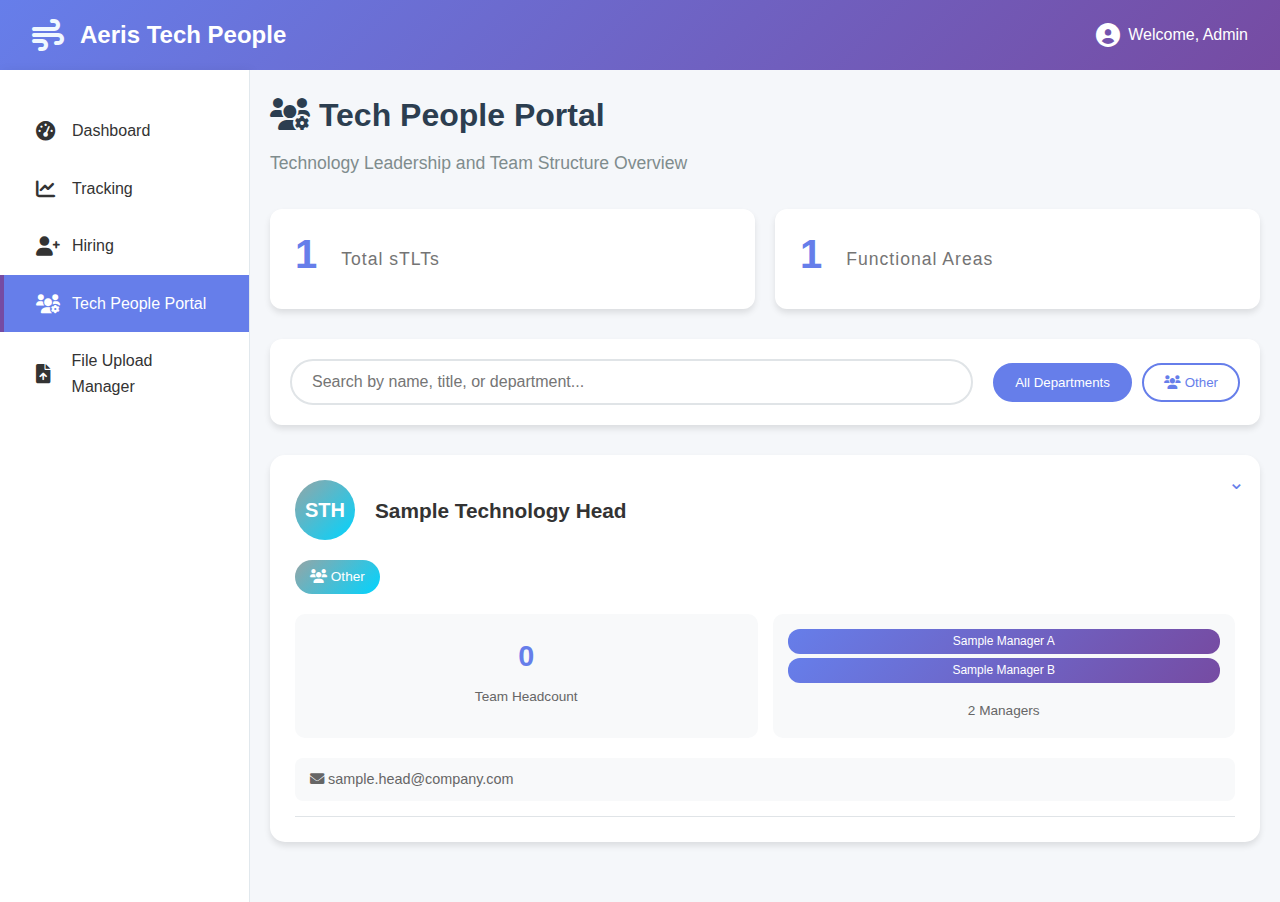
<file: tech-people-portal.html>
<!DOCTYPE html>
<html lang="en">
<head>
    <meta charset="UTF-8">
    <meta name="viewport" content="width=device-width, initial-scale=1.0">
    <title>Tech People Portal - Aeris Dashboard</title>
    <link rel="stylesheet" href="styles.css">
    <link href="https://cdnjs.cloudflare.com/ajax/libs/font-awesome/6.0.0/css/all.min.css" rel="stylesheet">
    <style>
        /* Tech People Portal Specific Styles */
        .main-content {
            padding: 20px;
            background: #f5f7fa;
            min-height: calc(100vh - 70px);
            overflow-y: auto;
        }

        .portal-header {
            background: linear-gradient(135deg, #667eea 0%, #764ba2 100%);
            color: white;
            padding: 30px;
            border-radius: 15px;
            margin-bottom: 30px;
            text-align: center;
            box-shadow: 0 6px 20px rgba(102, 126, 234, 0.3);
        }

        .portal-header h1 {
            font-size: 2.5em;
            margin-bottom: 10px;
            font-weight: 600;
        }

        .portal-header p {
            font-size: 1.2em;
            opacity: 0.9;
        }
            display: flex;
            align-items: center;
            gap: 8px;
            transition: all 0.3s ease;
        }

        .back-button:hover {
            background: rgba(255, 255, 255, 0.3);
            transform: translateY(-2px);
        }

        .stats-overview {
            display: grid;
            grid-template-columns: repeat(auto-fit, minmax(250px, 1fr));
            gap: 20px;
            margin-bottom: 30px;
        }

        .stat-card {
            background: white;
            padding: 25px;
            border-radius: 12px;
            box-shadow: 0 4px 6px rgba(0, 0, 0, 0.1);
            text-align: center;
            transition: transform 0.3s ease;
        }

        .stat-card:hover {
            transform: translateY(-5px);
            box-shadow: 0 8px 25px rgba(0, 0, 0, 0.15);
        }

        .stat-number {
            font-size: 2.5em;
            font-weight: bold;
            color: #667eea;
            margin-bottom: 10px;
        }

        .stat-label {
            font-size: 1.1em;
            color: #666;
            font-weight: 500;
        }

        .controls-section {
            background: white;
            padding: 20px;
            border-radius: 12px;
            margin-bottom: 30px;
            box-shadow: 0 4px 6px rgba(0, 0, 0, 0.1);
        }

        .search-filter-container {
            display: flex;
            gap: 20px;
            align-items: center;
            flex-wrap: wrap;
        }

        .search-box {
            flex: 1;
            min-width: 300px;
        }

        .search-box input {
            width: 100%;
            padding: 12px 20px;
            border: 2px solid #e0e4e7;
            border-radius: 25px;
            font-size: 16px;
            transition: border-color 0.3s ease;
        }

        .search-box input:focus {
            outline: none;
            border-color: #667eea;
        }

        .filter-buttons {
            display: flex;
            gap: 10px;
            flex-wrap: wrap;
        }

        .filter-btn {
            padding: 10px 20px;
            border: 2px solid #667eea;
            background: white;
            color: #667eea;
            border-radius: 20px;
            cursor: pointer;
            transition: all 0.3s ease;
            font-weight: 500;
        }

        .filter-btn.active,
        .filter-btn:hover {
            background: #667eea;
            color: white;
        }

        .team-grid {
            display: grid;
            grid-template-columns: repeat(auto-fit, minmax(400px, 1fr));
            gap: 25px;
        }

        .team-card {
            background: white;
            border-radius: 15px;
            padding: 25px;
            box-shadow: 0 4px 6px rgba(0, 0, 0, 0.1);
            transition: all 0.3s ease;
            position: relative;
            overflow: hidden;
        }

        .team-card:hover {
            transform: translateY(-5px);
            box-shadow: 0 8px 25px rgba(0, 0, 0, 0.15);
        }

        .expand-btn {
            position: absolute;
            top: 15px;
            right: 15px;
            background: none;
            border: none;
            font-size: 20px;
            cursor: pointer;
            color: #667eea;
            transition: transform 0.3s ease;
            z-index: 1;
        }

        .profile-section {
            display: flex;
            align-items: center;
            gap: 20px;
            margin-bottom: 20px;
        }

        .avatar {
            width: 60px;
            height: 60px;
            border-radius: 50%;
            display: flex;
            align-items: center;
            justify-content: center;
            color: white;
            font-size: 20px;
            font-weight: bold;
        }

        .profile-info h3 {
            margin: 0;
            font-size: 1.3em;
            color: #333;
        }

        .profile-info .top-manager {
            color: #666;
            font-size: 0.9em;
            margin: 5px 0 0 0;
            font-style: italic;
        }

        .title {
            color: #666;
            font-size: 0.95em;
            margin-top: 5px;
        }

        .department {
            display: inline-block;
            color: white;
            padding: 6px 15px;
            border-radius: 20px;
            font-size: 0.85em;
            font-weight: 500;
            margin-bottom: 20px;
        }

        .metrics {
            display: grid;
            grid-template-columns: 1fr 1fr;
            gap: 15px;
            margin-bottom: 20px;
        }

        .metric {
            text-align: center;
            padding: 15px;
            background: #f8f9fa;
            border-radius: 10px;
        }

        .metric-number {
            display: block;
            font-size: 1.8em;
            font-weight: bold;
            color: #667eea;
        }

        .metric-label {
            font-size: 0.85em;
            color: #666;
            margin-top: 5px;
        }

        .contact-info {
            background: #f8f9fa;
            padding: 10px 15px;
            border-radius: 8px;
            color: #666;
            font-size: 0.9em;
            margin-bottom: 15px;
        }

        .team-details {
            max-height: 0;
            overflow: hidden;
            transition: max-height 0.3s ease;
            border-top: 1px solid #e0e4e7;
            padding-top: 0;
        }

        .team-details.expanded {
            max-height: 300px;
            padding-top: 15px;
        }

        .direct-reports {
            display: flex;
            flex-wrap: wrap;
            gap: 8px;
            margin-top: 10px;
        }

        .report-tag {
            background: linear-gradient(135deg, #667eea, #764ba2);
            color: white;
            padding: 5px 12px;
            border-radius: 15px;
            font-size: 0.8em;
            font-weight: 500;
        }

        /* Manager Names Display Styles */
        .managers-metric {
            flex-direction: column !important;
            align-items: stretch !important;
        }

        .manager-names {
            margin-bottom: 8px;
            display: flex;
            flex-direction: column;
            gap: 4px;
            min-height: 60px;
        }

        /* Hierarchical Organization Styles */
        .top-level-card {
            border: 3px solid #667eea;
            box-shadow: 0 8px 25px rgba(102, 126, 234, 0.3);
            order: -1; /* Always show first */
        }

        .sub-team-card {
            margin-left: 20px;
            border-left: 4px solid #764ba2;
            position: relative;
        }

        .sub-team-card::before {
            content: '';
            position: absolute;
            left: -20px;
            top: 20px;
            width: 16px;
            height: 2px;
            background: #764ba2;
        }

        .hierarchy-badge {
            background: linear-gradient(135deg, #667eea, #764ba2);
            color: white;
            padding: 6px 12px;
            border-radius: 12px;
            font-size: 0.75em;
            font-weight: bold;
            text-transform: uppercase;
            letter-spacing: 0.5px;
            margin-bottom: 10px;
            text-align: center;
        }

        .reports-to-badge {
            background: linear-gradient(135deg, #764ba2, #667eea);
            color: white;
            padding: 4px 10px;
            border-radius: 10px;
            font-size: 0.7em;
            margin-bottom: 8px;
            text-align: center;
            opacity: 0.9;
        }

        .top-level-avatar {
            transform: scale(1.1);
            border: 3px solid #667eea;
        }

        .division-info {
            font-style: italic;
            color: #667eea;
            font-size: 0.85em;
            margin-top: 4px;
        }

        .manager-name {
            background: linear-gradient(135deg, #667eea, #764ba2);
            color: white;
            padding: 3px 8px;
            border-radius: 12px;
            font-size: 0.75em;
            font-weight: 500;
            text-align: center;
            white-space: nowrap;
            overflow: hidden;
            text-overflow: ellipsis;
        }

        .more-count {
            background: #f8f9fa;
            color: #666;
            padding: 3px 8px;
            border-radius: 12px;
            font-size: 0.7em;
            text-align: center;
            font-style: italic;
            cursor: pointer;
            transition: all 0.3s ease;
        }

        .more-count:hover {
            background: #667eea;
            color: white;
            transform: scale(1.05);
        }

        .show-less {
            background: #f8f9fa;
            color: #666;
            padding: 3px 8px;
            border-radius: 12px;
            font-size: 0.7em;
            text-align: center;
            font-style: italic;
            cursor: pointer;
            transition: all 0.3s ease;
            border: 1px solid #e0e4e7;
        }

        .show-less:hover {
            background: #ff6b6b;
            color: white;
            border-color: #ff6b6b;
            transform: scale(1.05);
        }

        @keyframes fadeIn {
            from { opacity: 0; transform: translateY(20px); }
            to { opacity: 1; transform: translateY(0); }
        }

        /* Responsive Design */
        @media (max-width: 768px) {
            .portal-container {
                padding: 10px;
            }

            .search-filter-container {
                flex-direction: column;
                align-items: stretch;
            }

            .search-box {
                min-width: auto;
            }

            .team-grid {
                grid-template-columns: 1fr;
            }

            .team-card {
                padding: 20px;
            }

            .profile-section {
                flex-direction: column;
                text-align: center;
            }

            .metrics {
                grid-template-columns: 1fr;
            }
        }

        /* Clickable Headcount Styles */
        .clickable-headcount {
            cursor: pointer;
            transition: all 0.3s ease;
            border-radius: 8px;
            padding: 4px 8px;
        }

        .clickable-headcount:hover {
            background: rgba(102, 126, 234, 0.1);
            transform: scale(1.05);
            box-shadow: 0 2px 8px rgba(102, 126, 234, 0.3);
        }

        /* Category Modal Styles */
        .category-modal-overlay {
            position: fixed;
            top: 0;
            left: 0;
            width: 100%;
            height: 100%;
            background: rgba(0, 0, 0, 0.6);
            display: flex;
            justify-content: center;
            align-items: center;
            z-index: 10000;
            opacity: 0;
            transition: opacity 0.3s ease;
        }

        .category-modal-overlay.show {
            opacity: 1;
        }

        .category-modal-content {
            background: white;
            border-radius: 15px;
            width: 90%;
            max-width: 800px;
            max-height: 90vh;
            overflow: hidden;
            box-shadow: 0 20px 60px rgba(0, 0, 0, 0.3);
            transform: scale(0.9);
            transition: transform 0.3s ease;
        }

        .category-modal-overlay.show .category-modal-content {
            transform: scale(1);
        }

        .category-modal-header {
            background: linear-gradient(135deg, #667eea 0%, #764ba2 100%);
            color: white;
            padding: 20px 30px;
            display: flex;
            justify-content: space-between;
            align-items: center;
        }

        .category-modal-header h2 {
            margin: 0;
            font-size: 1.5em;
        }

        .category-modal-close {
            background: none;
            border: none;
            color: white;
            font-size: 24px;
            cursor: pointer;
            padding: 5px;
            border-radius: 50%;
            width: 35px;
            height: 35px;
            display: flex;
            align-items: center;
            justify-content: center;
            transition: background 0.3s ease;
        }

        .category-modal-close:hover {
            background: rgba(255, 255, 255, 0.2);
        }

        .category-modal-body {
            padding: 20px 30px;
            max-height: calc(90vh - 100px);
            overflow-y: auto;
        }

        .category-summary {
            background: #f8f9fa;
            padding: 15px;
            border-radius: 8px;
            margin-bottom: 20px;
            border-left: 4px solid #667eea;
        }

        .category-summary p {
            margin: 5px 0;
            color: #333;
        }

        .category-breakdown {
            display: flex;
            flex-direction: column;
            gap: 15px;
        }

        .category-item {
            border: 1px solid #e0e0e0;
            border-radius: 8px;
            overflow: hidden;
        }

        .category-header {
            background: #f8f9fa;
            padding: 15px 20px;
            cursor: pointer;
            display: flex;
            justify-content: space-between;
            align-items: center;
            transition: background 0.3s ease;
        }

        .category-header:hover {
            background: #e9ecef;
        }

        .category-header h3 {
            margin: 0;
            color: #333;
            font-size: 1.1em;
        }

        .category-count {
            background: #667eea;
            color: white;
            padding: 4px 12px;
            border-radius: 12px;
            font-size: 0.9em;
            font-weight: 500;
        }

        .category-toggle {
            color: #666;
            font-weight: bold;
            transition: transform 0.3s ease;
        }

        .category-employees {
            padding: 15px 20px;
            background: white;
            display: none;
            flex-wrap: wrap;
            gap: 8px;
        }

        .employee-tag {
            background: linear-gradient(135deg, #667eea, #764ba2);
            color: white;
            padding: 6px 12px;
            border-radius: 15px;
            font-size: 0.85em;
            font-weight: 500;
            white-space: nowrap;
        }

        /* Responsive modal styles */
        @media (max-width: 768px) {
            .category-modal-content {
                width: 95%;
                margin: 10px;
            }
            
            .category-modal-header {
                padding: 15px 20px;
            }
            
            .category-modal-body {
                padding: 15px 20px;
            }
            
            .category-header {
                padding: 12px 15px;
                flex-direction: column;
                align-items: flex-start;
                gap: 8px;
            }
            
            .category-employees {
                padding: 12px 15px;
            }
        }
    </style>
</head>
<body>
    <div class="dashboard-container">
        <!-- Header -->
        <header class="header">
            <div class="logo-section">
                <i class="fas fa-wind"></i>
                <h1>Aeris Tech People</h1>
            </div>
            <div class="user-section">
                <i class="fas fa-user-circle"></i>
                <span>Welcome, Admin</span>
            </div>
        </header>

        <!-- Sidebar Navigation -->
        <nav class="sidebar">
            <div class="nav-menu">
                <div class="menu-item" data-section="dashboard" onclick="window.location.href='index.html'">
                    <i class="fas fa-tachometer-alt"></i>
                    <span>Dashboard</span>
                </div>
                <div class="menu-item" data-section="tracking">
                    <i class="fas fa-chart-line"></i>
                    <span>Tracking</span>
                </div>
                <div class="menu-item" data-section="hiring">
                    <i class="fas fa-user-plus"></i>
                    <span>Hiring</span>
                </div>
                <div class="menu-item active" data-section="tech-people">
                    <i class="fas fa-users-cog"></i>
                    <span>Tech People Portal</span>
                </div>
                <div class="menu-item" data-section="file-manager">
                    <i class="fas fa-file-upload"></i>
                    <span>File Upload Manager</span>
                </div>
            </div>
        </nav>

        <!-- Main Content Area -->
        <main class="main-content">
            <!-- Tech People Portal Section -->
            <section id="tech-people" class="content-section active">
                <div class="section-header">
                    <h2><i class="fas fa-users-cog"></i> Tech People Portal</h2>
                    <p>Technology Leadership and Team Structure Overview</p>
                </div>

                <div class="stats-overview">
                    <div class="stat-card">
                        <div class="stat-number" id="totalLeaders">0</div>
                        <div class="stat-label">Total sTLTs</div>
                    </div>
                    <div class="stat-card">
                        <div class="stat-number" id="departments">0</div>
                        <div class="stat-label">Functional Areas</div>
                    </div>
                </div>

                <div class="controls-section">
                    <div class="search-filter-container">
                        <div class="search-box">
                            <input type="text" id="searchInput" placeholder="Search by name, title, or department...">
                        </div>
                        <div class="filter-buttons">
                            <button class="filter-btn active" data-filter="all">All Departments</button>
                            <button class="filter-btn" data-filter="engineering">Engineering</button>
                            <button class="filter-btn" data-filter="quality">Quality</button>
                            <button class="filter-btn" data-filter="architecture">Architecture</button>
                            <button class="filter-btn" data-filter="infrastructure">Infrastructure</button>
                        </div>
                    </div>
                </div>

                <div class="team-grid" id="teamGrid">
                    <!-- Team cards will be populated by JavaScript -->
                </div>
            </section>
        </main>
    </div>

    <script src="tech-people-portal.js"></script>
</body>
</html>
</file>
<file: styles.css>
* {
    margin: 0;
    padding: 0;
    box-sizing: border-box;
}

body {
    font-family: 'Segoe UI', Tahoma, Geneva, Verdana, sans-serif;
    background-color: #f5f7fa;
    color: #333;
    line-height: 1.6;
}

.dashboard-container {
    display: grid;
    grid-template-areas: 
        "header header"
        "sidebar main";
    grid-template-rows: 70px 1fr;
    grid-template-columns: 250px 1fr;
    min-height: 100vh;
}

/* Header Styles */
.header {
    grid-area: header;
    background: linear-gradient(135deg, #667eea 0%, #764ba2 100%);
    color: white;
    display: flex;
    justify-content: space-between;
    align-items: center;
    padding: 0 2rem;
    box-shadow: 0 2px 10px rgba(0, 0, 0, 0.1);
}

.logo-section {
    display: flex;
    align-items: center;
    gap: 1rem;
}

.logo-section i {
    font-size: 2rem;
    color: #f0f8ff;
}

.logo-section h1 {
    font-size: 1.5rem;
    font-weight: 600;
}

.user-section {
    display: flex;
    align-items: center;
    gap: 0.5rem;
}

.user-section i {
    font-size: 1.5rem;
}

/* Sidebar Styles */
.sidebar {
    grid-area: sidebar;
    background: white;
    border-right: 1px solid #e1e8ed;
    box-shadow: 2px 0 10px rgba(0, 0, 0, 0.05);
}

.nav-menu {
    padding: 2rem 0;
}

.menu-item {
    display: flex;
    align-items: center;
    gap: 1rem;
    padding: 1rem 2rem;
    cursor: pointer;
    transition: all 0.3s ease;
    border-left: 4px solid transparent;
}

.menu-item:hover {
    background-color: #f8f9fa;
    border-left-color: #667eea;
}

.menu-item.active {
    background-color: #667eea;
    color: white;
    border-left-color: #764ba2;
}

.menu-item i {
    font-size: 1.2rem;
    width: 20px;
}

.menu-item span {
    font-weight: 500;
}

/* Main Content Styles */
.main-content {
    grid-area: main;
    padding: 2rem;
    overflow-y: auto;
}

.content-section {
    display: none;
}

.content-section.active {
    display: block;
}

.section-header {
    margin-bottom: 2rem;
}

.section-header h2 {
    font-size: 2rem;
    color: #2c3e50;
    margin-bottom: 0.5rem;
}

.section-header p {
    color: #7f8c8d;
    font-size: 1.1rem;
}

/* Stats Grid */
.stats-grid {
    display: grid;
    grid-template-columns: repeat(auto-fit, minmax(280px, 1fr));
    gap: 1.5rem;
    margin-bottom: 3rem;
}

.stat-card {
    background: white;
    padding: 2rem;
    border-radius: 10px;
    box-shadow: 0 4px 15px rgba(0, 0, 0, 0.08);
    display: flex;
    align-items: center;
    gap: 1.5rem;
    transition: transform 0.3s ease;
}

.stat-card:hover {
    transform: translateY(-5px);
}

.stat-icon {
    background: linear-gradient(135deg, #667eea 0%, #764ba2 100%);
    color: white;
    width: 60px;
    height: 60px;
    border-radius: 12px;
    display: flex;
    align-items: center;
    justify-content: center;
    font-size: 1.5rem;
}

.stat-content h3 {
    color: #7f8c8d;
    font-size: 0.9rem;
    margin-bottom: 0.5rem;
    text-transform: uppercase;
    letter-spacing: 0.5px;
}

.stat-number {
    font-size: 2rem;
    font-weight: 700;
    color: #2c3e50;
}

.stat-source {
    color: #7f8c8d;
    font-size: 0.75rem;
    font-style: italic;
    margin-top: 0.25rem;
}

/* Quick Actions */
.quick-actions {
    background: white;
    padding: 2rem;
    border-radius: 10px;
    box-shadow: 0 4px 15px rgba(0, 0, 0, 0.08);
}

.quick-actions h3 {
    margin-bottom: 1.5rem;
    color: #2c3e50;
}

.action-buttons {
    display: flex;
    gap: 1rem;
}

.action-btn {
    background: linear-gradient(135deg, #667eea 0%, #764ba2 100%);
    color: white;
    border: none;
    padding: 1rem 2rem;
    border-radius: 8px;
    cursor: pointer;
    display: flex;
    align-items: center;
    gap: 0.5rem;
    font-size: 1rem;
    transition: all 0.3s ease;
}

.action-btn:hover {
    transform: translateY(-2px);
    box-shadow: 0 6px 20px rgba(102, 126, 234, 0.3);
}

/* Data Source Information Panel */
.data-source-info {
    background: linear-gradient(135deg, #f8f9ff 0%, #e3f2fd 100%);
    border: 1px solid #e3f2fd;
    border-left: 4px solid #667eea;
    padding: 2rem;
    border-radius: 10px;
    margin-top: 2rem;
}

.info-header {
    display: flex;
    align-items: center;
    gap: 1rem;
    margin-bottom: 1rem;
}

.info-header i {
    color: #667eea;
    font-size: 1.5rem;
}

.info-header h3 {
    color: #2c3e50;
    margin: 0;
}

.data-source-info p {
    color: #5a6c7d;
    line-height: 1.6;
    margin-bottom: 1.5rem;
}

.data-source-info .btn-secondary {
    background: #667eea;
    color: white;
    border: none;
    margin-top: 0.5rem;
}

/* Uploaded AllPeople Files Section */
.uploaded-allpeople-files {
    background: white;
    padding: 2rem;
    border-radius: 10px;
    box-shadow: 0 4px 15px rgba(0, 0, 0, 0.08);
    margin-top: 2rem;
}

.section-header-small {
    display: flex;
    justify-content: space-between;
    align-items: center;
    margin-bottom: 1.5rem;
    padding-bottom: 1rem;
    border-bottom: 2px solid #f1f3f4;
}

.section-header-small h3 {
    color: #2c3e50;
    margin: 0;
    font-size: 1.3rem;
}

.btn-refresh {
    background: #28a745;
    color: white;
    border: none;
    padding: 0.75rem 1.5rem;
    border-radius: 6px;
    cursor: pointer;
    display: flex;
    align-items: center;
    gap: 0.5rem;
    font-size: 0.9rem;
    transition: all 0.3s ease;
}

.btn-refresh:hover {
    background: #218838;
    transform: translateY(-1px);
}

.allpeople-files-container {
    min-height: 100px;
}

.no-files-message {
    text-align: center;
    padding: 2rem;
    color: #7f8c8d;
    border: 2px dashed #e1e8ed;
    border-radius: 8px;
}

.no-files-message i {
    font-size: 3rem;
    margin-bottom: 1rem;
    color: #cbd5e0;
}

.no-files-message p {
    font-size: 1.1rem;
    margin-bottom: 0.5rem;
    color: #2c3e50;
}

.no-files-message small {
    color: #7f8c8d;
}

.allpeople-file-item {
    display: flex;
    justify-content: space-between;
    align-items: center;
    padding: 1.5rem;
    border: 1px solid #e1e8ed;
    border-radius: 8px;
    margin-bottom: 1rem;
    transition: all 0.3s ease;
    background: #f8f9ff;
}

.allpeople-file-item:hover {
    border-color: #667eea;
    box-shadow: 0 2px 8px rgba(102, 126, 234, 0.15);
}

.allpeople-file-info {
    display: flex;
    align-items: center;
    gap: 1rem;
}

.allpeople-file-icon {
    background: #667eea;
    color: white;
    width: 50px;
    height: 50px;
    border-radius: 8px;
    display: flex;
    align-items: center;
    justify-content: center;
    font-size: 1.5rem;
}

.allpeople-file-details h4 {
    color: #2c3e50;
    margin-bottom: 0.5rem;
    font-size: 1.1rem;
}

.allpeople-file-details p {
    color: #7f8c8d;
    font-size: 0.9rem;
    margin-bottom: 0.25rem;
}

.allpeople-file-stats {
    display: flex;
    gap: 2rem;
    align-items: center;
}

.file-stat {
    text-align: center;
}

.file-stat-number {
    font-size: 1.5rem;
    font-weight: 700;
    color: #667eea;
    display: block;
}

.file-stat-label {
    font-size: 0.8rem;
    color: #7f8c8d;
    text-transform: uppercase;
    letter-spacing: 0.5px;
}

.allpeople-file-actions {
    display: flex;
    gap: 0.5rem;
}

.file-action-btn {
    padding: 0.5rem 1rem;
    border: none;
    border-radius: 4px;
    cursor: pointer;
    font-size: 0.85rem;
    display: flex;
    align-items: center;
    gap: 0.5rem;
    transition: all 0.3s ease;
}

.file-action-btn.primary {
    background: #667eea;
    color: white;
}

.file-action-btn.primary:hover {
    background: #5a6fd8;
}

.file-action-btn.secondary {
    background: #f8f9fa;
    color: #6c757d;
    border: 1px solid #e1e8ed;
}

.file-action-btn.secondary:hover {
    background: #e9ecef;
}

.file-action-btn.danger {
    background: #dc3545;
    color: white;
    border: 1px solid #dc3545;
}

.file-action-btn.danger:hover {
    background: #c82333;
    border-color: #bd2130;
    transform: translateY(-2px);
    box-shadow: 0 4px 8px rgba(220, 53, 69, 0.3);
}

/* Active file indicator */
.allpeople-file-item.active {
    border-color: #28a745;
    background: #f8fff9;
}

.allpeople-file-item.active::before {
    content: "ACTIVE DATA SOURCE";
    position: absolute;
    top: -8px;
    left: 20px;
    background: #28a745;
    color: white;
    padding: 0.25rem 0.75rem;
    border-radius: 4px;
    font-size: 0.7rem;
    font-weight: 600;
    letter-spacing: 0.5px;
}

.allpeople-file-item {
    position: relative;
}

/* Tracking Section */
.tracking-controls {
    background: white;
    padding: 2rem;
    border-radius: 10px;
    box-shadow: 0 4px 15px rgba(0, 0, 0, 0.08);
    margin-bottom: 2rem;
    display: flex;
    gap: 2rem;
    align-items: end;
}

.filter-group {
    display: flex;
    flex-direction: column;
    gap: 0.5rem;
}

.filter-group label {
    font-weight: 500;
    color: #2c3e50;
}

.filter-group select {
    padding: 0.75rem;
    border: 2px solid #e1e8ed;
    border-radius: 6px;
    font-size: 1rem;
    background: white;
    min-width: 150px;
}

.filter-group select:focus {
    outline: none;
    border-color: #667eea;
}

.btn-primary {
    background: linear-gradient(135deg, #667eea 0%, #764ba2 100%);
    color: white;
    border: none;
    padding: 0.75rem 1.5rem;
    border-radius: 6px;
    cursor: pointer;
    display: flex;
    align-items: center;
    gap: 0.5rem;
    font-size: 1rem;
    transition: all 0.3s ease;
}

.btn-primary:hover {
    transform: translateY(-2px);
    box-shadow: 0 4px 12px rgba(102, 126, 234, 0.3);
}

.tracking-table {
    background: white;
    border-radius: 10px;
    box-shadow: 0 4px 15px rgba(0, 0, 0, 0.08);
    overflow: hidden;
}

.tracking-table table {
    width: 100%;
    border-collapse: collapse;
}

.tracking-table th {
    background: #f8f9fa;
    padding: 1rem;
    text-align: left;
    font-weight: 600;
    color: #2c3e50;
    border-bottom: 2px solid #e1e8ed;
}

.tracking-table td {
    padding: 1rem;
    border-bottom: 1px solid #f1f3f4;
}

.employee-info {
    display: flex;
    align-items: center;
    gap: 0.75rem;
}

.employee-avatar {
    width: 32px;
    height: 32px;
    border-radius: 50%;
}

.status-badge {
    padding: 0.25rem 0.75rem;
    border-radius: 20px;
    font-size: 0.8rem;
    font-weight: 500;
    text-transform: uppercase;
}

.status-badge.active {
    background: #d4edda;
    color: #155724;
}

.status-badge.on-leave {
    background: #fff3cd;
    color: #856404;
}

.performance-bar {
    width: 100px;
    height: 8px;
    background: #e1e8ed;
    border-radius: 4px;
    overflow: hidden;
    display: inline-block;
    margin-right: 0.5rem;
}

.performance-fill {
    height: 100%;
    background: linear-gradient(135deg, #667eea 0%, #764ba2 100%);
    transition: width 0.3s ease;
}

.btn-small {
    background: #667eea;
    color: white;
    border: none;
    padding: 0.5rem 1rem;
    border-radius: 4px;
    cursor: pointer;
    font-size: 0.9rem;
    transition: all 0.3s ease;
}

.btn-small:hover {
    background: #5a6fd8;
}

/* Hiring Section */
.hiring-actions {
    display: flex;
    gap: 1rem;
    margin-bottom: 2rem;
}

.btn-secondary {
    background: white;
    color: #667eea;
    border: 2px solid #667eea;
    padding: 0.75rem 1.5rem;
    border-radius: 6px;
    cursor: pointer;
    display: flex;
    align-items: center;
    gap: 0.5rem;
    font-size: 1rem;
    transition: all 0.3s ease;
}

.btn-secondary:hover {
    background: #667eea;
    color: white;
}

.hiring-grid {
    display: grid;
    grid-template-columns: repeat(auto-fill, minmax(300px, 1fr));
    gap: 1.5rem;
    margin-bottom: 3rem;
}

.job-card {
    background: white;
    padding: 2rem;
    border-radius: 10px;
    box-shadow: 0 4px 15px rgba(0, 0, 0, 0.08);
    transition: transform 0.3s ease;
}

.job-card:hover {
    transform: translateY(-5px);
}

.job-header {
    display: flex;
    justify-content: space-between;
    align-items: center;
    margin-bottom: 1rem;
}

.job-header h3 {
    color: #2c3e50;
    font-size: 1.2rem;
}

.job-status {
    padding: 0.25rem 0.75rem;
    border-radius: 20px;
    font-size: 0.8rem;
    font-weight: 500;
    text-transform: uppercase;
}

.job-status.open {
    background: #d4edda;
    color: #155724;
}

.job-status.in-review {
    background: #d1ecf1;
    color: #0c5460;
}

.job-status.filled {
    background: #f8d7da;
    color: #721c24;
}

.job-status.paused {
    background: #fff3cd;
    color: #856404;
}

.job-details {
    margin-bottom: 1.5rem;
}

.job-details p {
    display: flex;
    align-items: center;
    gap: 0.5rem;
    margin-bottom: 0.5rem;
    color: #7f8c8d;
}

.job-details i {
    width: 16px;
    color: #667eea;
}

.job-actions {
    display: flex;
    gap: 0.5rem;
}

.recent-applications {
    background: white;
    padding: 2rem;
    border-radius: 10px;
    box-shadow: 0 4px 15px rgba(0, 0, 0, 0.08);
}

.recent-applications h3 {
    margin-bottom: 1.5rem;
    color: #2c3e50;
}

.applications-list {
    display: flex;
    flex-direction: column;
    gap: 1rem;
}

.application-item {
    display: flex;
    justify-content: space-between;
    align-items: center;
    padding: 1rem;
    border: 1px solid #f1f3f4;
    border-radius: 8px;
    transition: all 0.3s ease;
}

.application-item:hover {
    border-color: #667eea;
    background: #f8f9ff;
}

.applicant-info {
    display: flex;
    align-items: center;
    gap: 1rem;
}

.applicant-avatar {
    width: 40px;
    height: 40px;
    border-radius: 50%;
}

.applicant-info h4 {
    color: #2c3e50;
    margin-bottom: 0.25rem;
}

.applicant-info p {
    color: #7f8c8d;
    font-size: 0.9rem;
}

.application-meta {
    display: flex;
    align-items: center;
    gap: 1rem;
}

.application-time {
    color: #7f8c8d;
    font-size: 0.9rem;
}

/* Hiring Analysis Styles */
.hiring-analysis {
    background: white;
    padding: 2rem;
    border-radius: 10px;
    box-shadow: 0 4px 15px rgba(0, 0, 0, 0.08);
    margin-bottom: 2rem;
}

.hiring-stats-grid {
    display: grid;
    grid-template-columns: repeat(auto-fit, minmax(200px, 1fr));
    gap: 1rem;
    margin-bottom: 2rem;
}

.hiring-stat-card {
    background: linear-gradient(135deg, #667eea 0%, #764ba2 100%);
    color: white;
    padding: 1.5rem;
    border-radius: 8px;
    text-align: center;
}

.hiring-stat-card h4 {
    font-size: 0.9rem;
    margin-bottom: 0.5rem;
    opacity: 0.9;
}

.hiring-stat-number {
    font-size: 2rem;
    font-weight: 700;
    margin: 0;
}

.hiring-breakdown {
    display: grid;
    grid-template-columns: 1fr 1fr;
    gap: 2rem;
}

.breakdown-section h4 {
    color: #2c3e50;
    margin-bottom: 1rem;
    font-size: 1.1rem;
}

.breakdown-list {
    background: #f8f9fa;
    border-radius: 8px;
    padding: 1rem;
    max-height: 300px;
    overflow-y: auto;
}

.breakdown-item {
    display: flex;
    justify-content: space-between;
    align-items: center;
    padding: 0.75rem;
    margin-bottom: 0.5rem;
    background: white;
    border-radius: 6px;
    box-shadow: 0 2px 4px rgba(0, 0, 0, 0.05);
}

.breakdown-item:last-child {
    margin-bottom: 0;
}

.breakdown-label {
    font-weight: 500;
    color: #2c3e50;
}

.breakdown-count {
    background: #667eea;
    color: white;
    padding: 0.25rem 0.75rem;
    border-radius: 12px;
    font-size: 0.8rem;
    font-weight: 600;
}

/* No Hiring Data Styles */
.no-hiring-data {
    grid-column: 1 / -1;
    display: flex;
    justify-content: center;
    align-items: center;
    min-height: 300px;
}

.no-data-message {
    text-align: center;
    padding: 3rem 2rem;
    background: white;
    border-radius: 10px;
    box-shadow: 0 4px 15px rgba(0, 0, 0, 0.08);
    max-width: 400px;
}

.no-data-message i {
    font-size: 4rem;
    color: #d1d5db;
    margin-bottom: 1rem;
}

.no-data-message h3 {
    color: #2c3e50;
    margin-bottom: 1rem;
}

.no-data-message p {
    color: #7f8c8d;
    margin-bottom: 2rem;
    line-height: 1.6;
}

/* File Upload Manager Styles */
.upload-area {
    margin-bottom: 3rem;
}

.upload-zone {
    background: white;
    border: 3px dashed #d1d5db;
    border-radius: 12px;
    padding: 3rem;
    text-align: center;
    transition: all 0.3s ease;
    cursor: pointer;
}

.upload-zone:hover {
    border-color: #667eea;
    background: #f8f9ff;
}

.upload-zone.dragover {
    border-color: #667eea;
    background: #f0f8ff;
    transform: scale(1.02);
}

.upload-content i {
    font-size: 4rem;
    color: #667eea;
    margin-bottom: 1rem;
}

.upload-content h3 {
    color: #2c3e50;
    margin-bottom: 0.5rem;
    font-size: 1.5rem;
}

.upload-content p {
    color: #7f8c8d;
    margin-bottom: 0.5rem;
}

.file-types {
    font-size: 0.9rem;
    margin-bottom: 2rem !important;
}

.uploaded-files {
    background: white;
    padding: 2rem;
    border-radius: 10px;
    box-shadow: 0 4px 15px rgba(0, 0, 0, 0.08);
    margin-bottom: 3rem;
}

.uploaded-files h3 {
    margin-bottom: 1.5rem;
    color: #2c3e50;
}

.files-list {
    display: flex;
    flex-direction: column;
    gap: 1rem;
}

.file-item {
    display: flex;
    justify-content: space-between;
    align-items: center;
    padding: 1.5rem;
    border: 1px solid #e1e8ed;
    border-radius: 8px;
    transition: all 0.3s ease;
}

.file-item:hover {
    border-color: #667eea;
    background: #f8f9ff;
}

.file-item.uploading {
    border-color: #17a2b8;
    background: #f0f8ff;
}

.file-info {
    display: flex;
    align-items: center;
    gap: 1rem;
}

.file-icon {
    font-size: 2rem;
    width: 50px;
    text-align: center;
}

.file-icon.csv {
    color: #28a745;
}

.file-icon.excel {
    color: #17a2b8;
}

.file-icon.json {
    color: #ffc107;
}

.file-details h4 {
    color: #2c3e50;
    margin-bottom: 0.25rem;
}

.file-details p {
    color: #7f8c8d;
    font-size: 0.9rem;
    margin-bottom: 0.5rem;
}

.file-status {
    padding: 0.25rem 0.75rem;
    border-radius: 20px;
    font-size: 0.8rem;
    font-weight: 500;
    text-transform: uppercase;
}

.file-status.processed {
    background: #d4edda;
    color: #155724;
}

.file-status.uploading {
    background: #d1ecf1;
    color: #0c5460;
}

.file-status.error {
    background: #f8d7da;
    color: #721c24;
}

.file-actions {
    display: flex;
    gap: 0.5rem;
}

/* Upload Progress Styles */
.upload-progress {
    display: flex;
    flex-direction: column;
    gap: 0.5rem;
    min-width: 200px;
}

.progress-bar {
    width: 100%;
    height: 8px;
    background: #e1e8ed;
    border-radius: 4px;
    overflow: hidden;
}

.upload-progress-fill {
    height: 100%;
    background: linear-gradient(135deg, #667eea 0%, #764ba2 100%);
    transition: width 0.3s ease;
    border-radius: 4px;
}

.progress-text {
    font-size: 0.85rem;
    color: #7f8c8d;
    text-align: center;
}

/* File Management Actions */
.file-management-actions {
    display: flex;
    gap: 1rem;
    margin-bottom: 2rem;
    padding: 1.5rem;
    background: white;
    border-radius: 10px;
    box-shadow: 0 4px 15px rgba(0, 0, 0, 0.08);
}

.bulk-action-btn {
    background: #6c757d;
    color: white;
    border: none;
    padding: 0.75rem 1.5rem;
    border-radius: 6px;
    cursor: pointer;
    display: flex;
    align-items: center;
    gap: 0.5rem;
    font-size: 0.9rem;
    transition: all 0.3s ease;
}

.bulk-action-btn:hover {
    background: #5a6268;
    transform: translateY(-1px);
}

.bulk-action-btn.danger {
    background: #dc3545;
}

.bulk-action-btn.danger:hover {
    background: #c82333;
}

.bulk-action-btn.primary {
    background: #667eea;
}

.bulk-action-btn.primary:hover {
    background: #5a6fd8;
}

/* File Count Badge */
.file-count-badge {
    background: #667eea;
    color: white;
    padding: 0.25rem 0.75rem;
    border-radius: 20px;
    font-size: 0.8rem;
    font-weight: 500;
    margin-left: 0.5rem;
}

/* Enhanced File Status */
.file-status.uploaded {
    background: #d1ecf1;
    color: #0c5460;
}

.file-status.processing {
    background: #fff3cd;
    color: #856404;
    animation: pulse 2s infinite;
}

@keyframes pulse {
    0% { opacity: 1; }
    50% { opacity: 0.6; }
    100% { opacity: 1; }
}

/* File Type Specific Colors */
.file-icon.pdf {
    color: #dc3545;
}

.file-icon.doc {
    color: #0d6efd;
}

.file-icon.txt {
    color: #6c757d;
}

/* Drag and Drop Enhanced */
.upload-zone.drag-active {
    border-color: #28a745;
    background: #f8fff9;
    transform: scale(1.02);
}

.upload-zone.drag-reject {
    border-color: #dc3545;
    background: #fff8f8;
}

/* File Validation Messages */
.validation-message {
    margin-top: 1rem;
    padding: 1rem;
    border-radius: 6px;
    font-size: 0.9rem;
}

.validation-message.error {
    background: #f8d7da;
    color: #721c24;
    border: 1px solid #f5c6cb;
}

.validation-message.warning {
    background: #fff3cd;
    color: #856404;
    border: 1px solid #ffeaa7;
}

.validation-message.success {
    background: #d4edda;
    color: #155724;
    border: 1px solid #c3e6cb;
}

.btn-danger {
    background: #dc3545;
    color: white;
    border: none;
    padding: 0.5rem 1rem;
    border-radius: 4px;
    cursor: pointer;
    font-size: 0.9rem;
    transition: all 0.3s ease;
}

.btn-danger:hover {
    background: #c82333;
}

.file-processing {
    background: white;
    padding: 2rem;
    border-radius: 10px;
    box-shadow: 0 4px 15px rgba(0, 0, 0, 0.08);
    margin-bottom: 3rem;
}

.file-processing h3 {
    margin-bottom: 1.5rem;
    color: #2c3e50;
}

.processing-options {
    display: grid;
    grid-template-columns: repeat(auto-fit, minmax(300px, 1fr));
    gap: 1.5rem;
}

.option-card {
    border: 1px solid #e1e8ed;
    border-radius: 8px;
    padding: 1.5rem;
    transition: all 0.3s ease;
}

.option-card:hover {
    border-color: #667eea;
    box-shadow: 0 4px 12px rgba(102, 126, 234, 0.15);
}

.option-header {
    display: flex;
    align-items: center;
    gap: 1rem;
    margin-bottom: 1rem;
}

.option-header i {
    font-size: 1.5rem;
    color: #667eea;
}

.option-header h4 {
    color: #2c3e50;
}

.option-card p {
    color: #7f8c8d;
    margin-bottom: 1.5rem;
}

.option-settings {
    display: flex;
    flex-direction: column;
    gap: 0.75rem;
}

.option-settings label {
    display: flex;
    align-items: center;
    gap: 0.5rem;
    color: #2c3e50;
    cursor: pointer;
}

.option-settings input[type="checkbox"] {
    width: 16px;
    height: 16px;
}

.upload-history {
    background: white;
    padding: 2rem;
    border-radius: 10px;
    box-shadow: 0 4px 15px rgba(0, 0, 0, 0.08);
}

.upload-history h3 {
    margin-bottom: 1.5rem;
    color: #2c3e50;
}

.history-table {
    overflow-x: auto;
}

.history-table table {
    width: 100%;
    border-collapse: collapse;
}

.history-table th {
    background: #f8f9fa;
    padding: 1rem;
    text-align: left;
    font-weight: 600;
    color: #2c3e50;
    border-bottom: 2px solid #e1e8ed;
}

.history-table td {
    padding: 1rem;
    border-bottom: 1px solid #f1f3f4;
}

.status-badge.success {
    background: #d4edda;
    color: #155724;
}

.status-badge.error {
    background: #f8d7da;
    color: #721c24;
}

/* Data Modal Styles */
.data-modal {
    position: fixed;
    top: 0;
    left: 0;
    width: 100%;
    height: 100%;
    background: rgba(0, 0, 0, 0.5);
    display: flex;
    align-items: center;
    justify-content: center;
    z-index: 1000;
}

.modal-content {
    background: white;
    border-radius: 10px;
    max-width: 80%;
    max-height: 80%;
    overflow: auto;
    box-shadow: 0 10px 30px rgba(0, 0, 0, 0.3);
}

.modal-header {
    display: flex;
    justify-content: space-between;
    align-items: center;
    padding: 1.5rem 2rem;
    border-bottom: 1px solid #e1e8ed;
}

.modal-header h3 {
    color: #2c3e50;
    margin: 0;
}

.modal-header button {
    background: none;
    border: none;
    font-size: 1.5rem;
    color: #7f8c8d;
    cursor: pointer;
    padding: 0.5rem;
    border-radius: 4px;
    transition: all 0.3s ease;
}

.modal-header button:hover {
    background: #f8f9fa;
    color: #2c3e50;
}

.modal-body {
    padding: 2rem;
}

/* Enhanced Data Modal Styles */
.data-summary {
    background: #f8f9fa;
    padding: 1.5rem;
    border-radius: 8px;
    margin-bottom: 2rem;
}

.summary-stats {
    display: grid;
    grid-template-columns: repeat(auto-fit, minmax(150px, 1fr));
    gap: 1rem;
    margin-top: 1rem;
}

.stat-item {
    background: white;
    padding: 1rem;
    border-radius: 6px;
    border-left: 4px solid #667eea;
}

.stat-item strong {
    color: #2c3e50;
    display: block;
    margin-bottom: 0.5rem;
}

.columns-info {
    margin-bottom: 2rem;
}

.columns-info h4 {
    color: #2c3e50;
    margin-bottom: 1rem;
}

.columns-list {
    display: flex;
    flex-wrap: wrap;
    gap: 0.5rem;
}

.column-badge {
    background: #667eea;
    color: white;
    padding: 0.25rem 0.75rem;
    border-radius: 20px;
    font-size: 0.85rem;
    font-weight: 500;
}

.data-preview {
    margin-bottom: 2rem;
}

.data-preview h4 {
    color: #2c3e50;
    margin-bottom: 1rem;
}

.table-container {
    overflow-x: auto;
    border: 1px solid #e1e8ed;
    border-radius: 6px;
}

.preview-table {
    width: 100%;
    border-collapse: collapse;
    font-size: 0.9rem;
}

.preview-table th {
    background: #f8f9fa;
    padding: 0.75rem;
    text-align: left;
    font-weight: 600;
    color: #2c3e50;
    border-bottom: 2px solid #e1e8ed;
}

.preview-table td {
    padding: 0.75rem;
    border-bottom: 1px solid #f1f3f4;
    max-width: 150px;
    overflow: hidden;
    text-overflow: ellipsis;
    white-space: nowrap;
}

.preview-table tr:hover {
    background: #f8f9ff;
}

.no-data {
    text-align: center;
    padding: 3rem 2rem;
    color: #7f8c8d;
}

.no-data p {
    margin-bottom: 2rem;
    font-size: 1.1rem;
}

.modal-actions {
    border-top: 1px solid #e1e8ed;
    padding-top: 1.5rem;
    margin-top: 2rem;
    display: flex;
    gap: 1rem;
    justify-content: flex-end;
}

.modal-actions button {
    padding: 0.75rem 1.5rem;
    border-radius: 6px;
    border: none;
    cursor: pointer;
    display: flex;
    align-items: center;
    gap: 0.5rem;
    font-size: 0.9rem;
    transition: all 0.3s ease;
}

/* Responsive Design */
@media (max-width: 768px) {
    .dashboard-container {
        grid-template-areas: 
            "header"
            "main";
        grid-template-columns: 1fr;
        grid-template-rows: 70px 1fr;
    }
    
    .sidebar {
        display: none;
    }
    
    .stats-grid {
        grid-template-columns: 1fr;
    }
    
    .tracking-controls {
        flex-direction: column;
        align-items: stretch;
    }
    
    .action-buttons {
        flex-direction: column;
    }
    
    .hiring-grid {
        grid-template-columns: 1fr;
    }
    
    .hiring-actions {
        flex-direction: column;
        align-items: stretch;
    }
    
    .hiring-stats-grid {
        grid-template-columns: 1fr;
    }
    
    .hiring-breakdown {
        grid-template-columns: 1fr;
        gap: 1rem;
    }
    
    .application-item {
        flex-direction: column;
        align-items: stretch;
        gap: 1rem;
    }
    
    .application-meta {
        justify-content: space-between;
    }
}

/* Total Employees Detail View Styles */
.header-with-back {
    display: flex;
    align-items: center;
    gap: 20px;
}

.back-button {
    background: var(--primary-color);
    color: white;
    border: none;
    padding: 10px 15px;
    border-radius: 8px;
    cursor: pointer;
    display: flex;
    align-items: center;
    gap: 8px;
    font-size: 14px;
    transition: all 0.3s ease;
}

.back-button:hover {
    background: var(--secondary-color);
    transform: translateY(-2px);
}

.employees-summary {
    margin-bottom: 30px;
}

.summary-cards {
    display: grid;
    grid-template-columns: repeat(auto-fit, minmax(200px, 1fr));
    gap: 20px;
    margin-bottom: 20px;
}

.summary-card {
    background: white;
    padding: 20px;
    border-radius: 12px;
    box-shadow: 0 4px 6px rgba(0, 0, 0, 0.1);
    display: flex;
    align-items: center;
    gap: 15px;
    transition: all 0.3s ease;
}

.summary-card:hover {
    transform: translateY(-3px);
    box-shadow: 0 8px 25px rgba(0, 0, 0, 0.15);
}

.summary-icon {
    width: 50px;
    height: 50px;
    border-radius: 50%;
    background: linear-gradient(135deg, var(--primary-color), var(--secondary-color));
    display: flex;
    align-items: center;
    justify-content: center;
    color: white;
    font-size: 20px;
}

.summary-content h3 {
    margin: 0 0 5px 0;
    font-size: 24px;
    color: var(--text-color);
}

.summary-content p {
    margin: 0;
    color: var(--text-secondary);
    font-size: 14px;
}

.stlt-groups-container {
    display: grid;
    grid-template-columns: repeat(auto-fill, minmax(280px, 1fr));
    gap: 20px;
    margin-top: 20px;
}

.stlt-group {
    background: white;
    border-radius: 12px;
    padding: 20px;
    box-shadow: 0 4px 6px rgba(0, 0, 0, 0.1);
    transition: all 0.3s ease;
}

.stlt-group:hover {
    transform: translateY(-3px);
    box-shadow: 0 8px 25px rgba(0, 0, 0, 0.15);
}

.stlt-group-header {
    display: flex;
    flex-direction: column;
    gap: 10px;
    margin-bottom: 15px;
    padding-bottom: 15px;
    border-bottom: 2px solid var(--border-color);
}

.stlt-header-main {
    display: flex;
    justify-content: space-between;
    align-items: center;
}

.stlt-group-title {
    font-size: 18px;
    font-weight: 600;
    color: var(--text-color);
    margin: 0;
}

.stlt-group-count {
    background: var(--primary-color);
    color: white;
    padding: 4px 10px;
    border-radius: 20px;
    font-size: 12px;
    font-weight: 600;
}

.stlt-pivot-summary {
    display: flex;
    gap: 20px;
    flex-wrap: wrap;
}

.pivot-stat {
    display: flex;
    align-items: center;
    gap: 5px;
    font-size: 14px;
}

.pivot-label {
    color: var(--text-secondary);
    font-weight: 500;
}

.pivot-value {
    background: var(--accent-color);
    color: white;
    padding: 2px 8px;
    border-radius: 12px;
    font-size: 12px;
    font-weight: 600;
}

.employee-item {
    display: flex;
    justify-content: space-between;
    align-items: flex-start;
    padding: 12px 0;
    border-bottom: 1px solid #f0f0f0;
    gap: 15px;
}

.employee-item:last-child {
    border-bottom: none;
}

.employee-item.is-manager {
    background: linear-gradient(90deg, #f8f9ff 0%, transparent 100%);
    border-left: 3px solid var(--primary-color);
    padding-left: 10px;
    margin-left: -10px;
    border-radius: 0 8px 8px 0;
}

.employee-main-info {
    flex: 1;
    min-width: 0;
}

.employee-name {
    font-weight: 500;
    color: var(--text-color);
    margin-bottom: 2px;
}

.employee-role {
    font-size: 12px;
    color: var(--text-secondary);
}

.employee-pivot-data {
    display: flex;
    flex-direction: column;
    gap: 6px;
    min-width: 200px;
}

.pivot-metric {
    display: flex;
    justify-content: space-between;
    align-items: center;
    font-size: 12px;
}

.metric-label {
    color: var(--text-secondary);
    font-weight: 500;
}

.metric-value {
    background: var(--secondary-color);
    color: white;
    padding: 2px 6px;
    border-radius: 10px;
    font-weight: 600;
    min-width: 20px;
    text-align: center;
}

.pivot-metric.cross-stlt .metric-value {
    background: var(--accent-color);
}

@media (max-width: 768px) {
    .employee-item {
        flex-direction: column;
        align-items: stretch;
        gap: 10px;
    }
    
    .employee-pivot-data {
        min-width: auto;
    }
    
    .stlt-pivot-summary {
        flex-direction: column;
        gap: 8px;
    }
    
    .pivot-stat {
        justify-content: space-between;
    }
}

.to-be-joined-container {
    margin-top: 20px;
}

.to-be-joined-employee {
    background: white;
    border-left: 4px solid var(--accent-color);
    padding: 15px 20px;
    margin-bottom: 10px;
    border-radius: 0 8px 8px 0;
    box-shadow: 0 2px 4px rgba(0, 0, 0, 0.1);
    display: flex;
    justify-content: space-between;
    align-items: center;
}

.to-be-joined-info {
    flex: 1;
}

.to-be-joined-name {
    font-weight: 600;
    color: var(--text-color);
    margin-bottom: 5px;
}

.to-be-joined-details {
    display: flex;
    gap: 20px;
    color: var(--text-secondary);
    font-size: 14px;
}

.start-date {
    background: var(--accent-color);
    color: white;
    padding: 4px 8px;
    border-radius: 6px;
    font-size: 12px;
    font-weight: 500;
}

.no-data-message {
    text-align: center;
    padding: 40px 20px;
    color: var(--text-secondary);
}

.no-data-message i {
    font-size: 48px;
    margin-bottom: 15px;
    opacity: 0.5;
}

.no-data-message p {
    font-size: 16px;
    margin-bottom: 5px;
}

.no-data-message small {
    font-size: 12px;
    opacity: 0.7;
}

/* Enhanced sTLT Display Styles */
.stlt-overview-summary {
    background: linear-gradient(135deg, #667eea 0%, #764ba2 100%);
    color: white;
    padding: 25px;
    border-radius: 15px;
    margin-bottom: 30px;
    box-shadow: 0 4px 15px rgba(102, 126, 234, 0.3);
}

.overview-title h3 {
    font-size: 1.8rem;
    margin-bottom: 20px;
    text-align: center;
    font-weight: 600;
}

.top-stlts {
    display: grid;
    grid-template-columns: repeat(auto-fit, minmax(300px, 1fr));
    gap: 15px;
}

.top-stlt-item {
    background: rgba(255, 255, 255, 0.15);
    padding: 15px;
    border-radius: 10px;
    font-size: 1rem;
    line-height: 1.4;
}

.stlt-group.enhanced-format {
    background: white;
    border-radius: 15px;
    padding: 25px;
    margin-bottom: 25px;
    box-shadow: 0 4px 6px rgba(0, 0, 0, 0.1);
    border: 2px solid #f0f4f8;
    transition: all 0.3s ease;
}

.stlt-group.enhanced-format:hover {
    box-shadow: 0 8px 25px rgba(102, 126, 234, 0.15);
    border-color: #667eea;
}

.stlt-group-header.enhanced {
    border-bottom: 2px solid #e3f2fd;
    padding-bottom: 20px;
    margin-bottom: 20px;
}

.stlt-title-section .stlt-group-title {
    font-size: 1.6rem;
    color: #667eea;
    margin-bottom: 10px;
    font-weight: 700;
}

.stlt-summary-line {
    font-size: 1.1rem;
    color: #666;
    font-weight: 500;
    background: #f8f9fa;
    padding: 10px 15px;
    border-radius: 8px;
    border-left: 4px solid #667eea;
}

.stlt-managers-section {
    margin-top: 20px;
}

.managers-label {
    font-size: 1.2rem;
    font-weight: 600;
    color: #333;
    margin-bottom: 15px;
    display: flex;
    align-items: center;
}

.managers-label::before {
    content: "👥";
    margin-right: 8px;
    font-size: 1.1rem;
}

.managers-list {
    background: #f8f9fa;
    padding: 15px;
    border-radius: 10px;
    border-left: 4px solid #4caf50;
    margin-bottom: 15px;
    line-height: 1.6;
}

.manager-item {
    display: inline-block;
    background: white;
    padding: 6px 12px;
    margin: 4px 8px 4px 0;
    border-radius: 20px;
    border: 1px solid #e0e0e0;
    font-size: 0.95rem;
    color: #444;
    box-shadow: 0 2px 4px rgba(0,0,0,0.05);
}

.manager-item:hover {
    background: #e3f2fd;
    border-color: #2196f3;
    color: #1976d2;
}

.total-direct-reports-section {
    background: #e8f5e8;
    padding: 15px;
    border-radius: 10px;
    text-align: center;
    font-size: 1.1rem;
    color: #2e7d32;
    border: 2px solid #c8e6c9;
}

.total-direct-reports-section strong {
    font-weight: 700;
}

/* Excel-Style Pivot Table Styles */
.excel-pivot-table {
    background: white;
    border-radius: 8px;
    padding: 20px;
    margin: 20px 0;
    box-shadow: 0 2px 8px rgba(0,0,0,0.1);
    font-family: 'Segoe UI', Tahoma, Geneva, Verdana, sans-serif;
}

.pivot-header h3 {
    margin: 0 0 10px 0;
    color: #2c3e50;
    font-size: 1.4rem;
}

.pivot-summary {
    color: #666;
    font-size: 0.9rem;
    margin-bottom: 15px;
    padding: 8px 12px;
    background: #f8f9fa;
    border-radius: 4px;
    border-left: 4px solid #3498db;
}

.pivot-table {
    width: 100%;
    border-collapse: collapse;
    font-size: 0.9rem;
}

.pivot-table thead {
    background: #34495e;
    color: white;
}

.pivot-table th {
    padding: 12px 8px;
    text-align: left;
    font-weight: 600;
    border: 1px solid #2c3e50;
}

.pivot-table td {
    padding: 8px;
    border: 1px solid #ddd;
    background: white;
}

.pivot-parent-row {
    background: #f8f9fa !important;
}

.pivot-parent-row:hover {
    background: #e9ecef !important;
}

.pivot-child-row:hover {
    background: #f1f3f4;
}

.pivot-grand-total {
    background: #34495e !important;
    color: white !important;
    font-weight: bold;
}

.pivot-grand-total td {
    border: 1px solid #2c3e50 !important;
    background: #34495e !important;
    color: white !important;
}

/* Responsive adjustments for enhanced format */
@media (max-width: 768px) {
    .overview-title h3 {
        font-size: 1.4rem;
    }
    
    .top-stlts {
        grid-template-columns: 1fr;
    }
    
    .stlt-title-section .stlt-group-title {
        font-size: 1.3rem;
    }
    
    .stlt-summary-line {
        font-size: 1rem;
    }
    
    .excel-pivot-table {
        padding: 15px;
        margin: 15px 0;
    }
    
    .pivot-table {
        font-size: 0.8rem;
    }
    
    .pivot-table th,
    .pivot-table td {
        padding: 6px 4px;
    }
}

/* Clean Layout Improvements */
.stlt-overview-summary {
    background: linear-gradient(135deg, #667eea 0%, #764ba2 100%);
    color: white;
    padding: 25px;
    border-radius: 12px;
    margin-bottom: 30px;
    box-shadow: 0 4px 15px rgba(102, 126, 234, 0.3);
}

.overview-title h3 {
    margin: 0 0 15px 0;
    font-size: 1.8em;
    font-weight: 600;
}

.top-stlts {
    display: grid;
    grid-template-columns: repeat(auto-fit, minmax(250px, 1fr));
    gap: 15px;
    margin-top: 20px;
}

.top-stlt-item {
    background: rgba(255, 255, 255, 0.1);
    padding: 12px 16px;
    border-radius: 8px;
    backdrop-filter: blur(10px);
    border: 1px solid rgba(255, 255, 255, 0.2);
}

.pivot-table-section {
    background: white;
    border-radius: 12px;
    padding: 25px;
    box-shadow: 0 2px 10px rgba(0, 0, 0, 0.1);
    border: 1px solid #e0e4e7;
    margin-top: 30px;
}

.pivot-table-section h3 {
    color: #2c3e50;
    margin-bottom: 20px;
    font-size: 1.4em;
    font-weight: 600;
}

/* Improved spacing and visual hierarchy */
.content-section {
    margin-bottom: 40px;
}

.section-title {
    color: #2c3e50;
    margin-bottom: 20px;
    font-size: 1.5em;
    font-weight: 600;
    border-bottom: 2px solid #e0e4e7;
    padding-bottom: 10px;
}

/* Tech Team Count Styling */
.tech-team-summary {
    background: linear-gradient(135deg, #667eea 0%, #764ba2 100%);
    color: white;
    padding: 30px;
    border-radius: 15px;
    margin-bottom: 30px;
    box-shadow: 0 6px 20px rgba(102, 126, 234, 0.3);
}

.tech-summary-header h3 {
    margin: 0 0 25px 0;
    font-size: 1.8em;
    font-weight: 600;
    text-align: center;
}

.tech-summary-stats {
    display: flex;
    justify-content: space-between;
    gap: 20px;
    margin-top: 20px;
    flex-wrap: nowrap;
}

.tech-stat {
    flex: 1;
    min-width: 0;
    text-align: center;
    background: rgba(255, 255, 255, 0.1);
    padding: 25px 15px;
    border-radius: 12px;
    backdrop-filter: blur(10px);
    border: 1px solid rgba(255, 255, 255, 0.2);
}

.stat-number {
    display: block;
    font-size: 2.8em;
    font-weight: 700;
    margin-bottom: 8px;
    line-height: 1;
}

.stat-label {
    font-size: 0.9em;
    opacity: 0.9;
    letter-spacing: 1px;
    line-height: 1.3;
    word-break: break-word;
}

.stlt-cards-grid {
    display: grid;
    grid-template-columns: repeat(auto-fit, minmax(300px, 1fr));
    gap: 20px;
    margin-top: 20px;
}

.section-separator {
    text-align: center;
    margin: 40px 0 30px 0;
    padding: 20px 0;
    border-top: 2px solid #e0e4e7;
    border-bottom: 2px solid #e0e4e7;
}

.section-separator h3 {
    margin: 0;
    color: #2c3e50;
    font-size: 1.4em;
    font-weight: 600;
    text-transform: uppercase;
    letter-spacing: 1px;
}

.stlt-tech-card {
    background: white;
    border-radius: 12px;
    padding: 25px;
    box-shadow: 0 4px 15px rgba(0, 0, 0, 0.1);
    border: 1px solid #e0e4e7;
    transition: all 0.3s ease;
    cursor: pointer;
    position: relative;
    overflow: hidden;
}

.stlt-tech-card:hover {
    transform: translateY(-5px);
    box-shadow: 0 8px 25px rgba(0, 0, 0, 0.15);
    border-color: #667eea;
}

.stlt-card-header {
    display: flex;
    align-items: center;
    gap: 15px;
    margin-bottom: 20px;
}

.stlt-rank {
    background: #667eea;
    color: white;
    width: 35px;
    height: 35px;
    border-radius: 50%;
    display: flex;
    align-items: center;
    justify-content: center;
    font-weight: 600;
    font-size: 0.9em;
}

.stlt-name {
    font-size: 1.3em;
    font-weight: 600;
    color: #2c3e50;
    flex: 1;
}

.stlt-card-body {
    margin-bottom: 20px;
}

.stlt-count {
    text-align: center;
    margin-bottom: 20px;
}

.count-number {
    display: block;
    font-size: 3em;
    font-weight: 700;
    color: #667eea;
    line-height: 1;
}

.count-label {
    font-size: 1em;
    color: #7f8c8d;
    text-transform: uppercase;
    letter-spacing: 1px;
}

.stlt-details {
    display: flex;
    justify-content: space-between;
    gap: 15px;
}

.detail-item {
    display: flex;
    align-items: center;
    gap: 8px;
    font-size: 0.9em;
    color: #5a6c7d;
}

.detail-item i {
    color: #667eea;
    width: 16px;
}

.stlt-progress {
    margin-top: 15px;
}

.progress-bar {
    width: 100%;
    height: 6px;
    background: #e1e8ed;
    border-radius: 3px;
    overflow: hidden;
}

.progress-fill {
    height: 100%;
    background: linear-gradient(135deg, #667eea 0%, #764ba2 100%);
    border-radius: 3px;
    transition: width 0.3s ease;
}

/* Modal for sTLT details */
.stlt-detail-modal {
    position: fixed;
    top: 0;
    left: 0;
    width: 100%;
    height: 100%;
    background: rgba(0, 0, 0, 0.5);
    display: flex;
    align-items: center;
    justify-content: center;
    z-index: 1000;
    backdrop-filter: blur(5px);
}

.modal-content {
    background: white;
    border-radius: 15px;
    width: 90%;
    max-width: 500px;
    max-height: 80vh;
    overflow-y: auto;
    box-shadow: 0 10px 30px rgba(0, 0, 0, 0.3);
}

.modal-header {
    padding: 25px 25px 0 25px;
    display: flex;
    justify-content: space-between;
    align-items: center;
    border-bottom: 1px solid #e0e4e7;
    margin-bottom: 20px;
}

.modal-header h3 {
    margin: 0;
    color: #2c3e50;
    font-size: 1.4em;
}

.close-modal {
    background: none;
    border: none;
    font-size: 1.2em;
    cursor: pointer;
    color: #7f8c8d;
    padding: 5px;
    border-radius: 50%;
    transition: all 0.3s ease;
}

.close-modal:hover {
    background: #f8f9fa;
    color: #2c3e50;
}

.modal-body {
    padding: 0 25px 25px 25px;
}

.team-stats {
    display: grid;
    grid-template-columns: 1fr 1fr;
    gap: 15px;
    margin-bottom: 25px;
}

.stat-item {
    background: #f8f9fa;
    padding: 15px;
    border-radius: 8px;
    text-align: center;
}

.managers-list h4 {
    margin-bottom: 15px;
    color: #2c3e50;
}

.manager-item {
    background: #e3f2fd;
    color: #1976d2;
    padding: 8px 12px;
    border-radius: 6px;
    margin-bottom: 8px;
    font-weight: 500;
}

.no-managers {
    color: #7f8c8d;
    font-style: italic;
    text-align: center;
    padding: 20px;
}

/* Responsive design for tech team layout */
@media (max-width: 768px) {
    .tech-summary-stats {
        gap: 15px;
        flex-wrap: nowrap;
    }
    
    .tech-stat {
        padding: 20px 10px;
        min-width: 0;
    }
    
    .stat-number {
        font-size: 2.2em;
    }
    
    .stat-label {
        font-size: 0.8em;
    }
    
    .stlt-cards-grid {
        grid-template-columns: 1fr;
        gap: 15px;
    }
    
    .stlt-tech-card {
        padding: 20px;
    }
    
    .count-number {
        font-size: 2.5em;
    }
    
    .stlt-details {
        flex-direction: column;
        gap: 10px;
    }
    
    .team-stats {
        grid-template-columns: 1fr;
    }
    
    .modal-content {
        width: 95%;
        margin: 20px;
    }
    
    .tech-team-summary {
        padding: 20px;
        margin-bottom: 20px;
    }
    
    .tech-summary-header h3 {
        font-size: 1.5em;
    }
}

@media (max-width: 480px) {
    .tech-summary-stats {
        gap: 10px;
        flex-wrap: nowrap;
    }
    
    .tech-stat {
        padding: 15px 8px;
        min-width: 0;
    }
    
    .stat-number {
        font-size: 1.8em;
    }
    
    .stat-label {
        font-size: 0.7em;
        line-height: 1.2;
    }
    
    .tech-summary-header h3 {
        font-size: 1.3em;
        margin-bottom: 20px;
    }
    
    .tech-team-summary {
        padding: 15px;
    }
}
</file>
